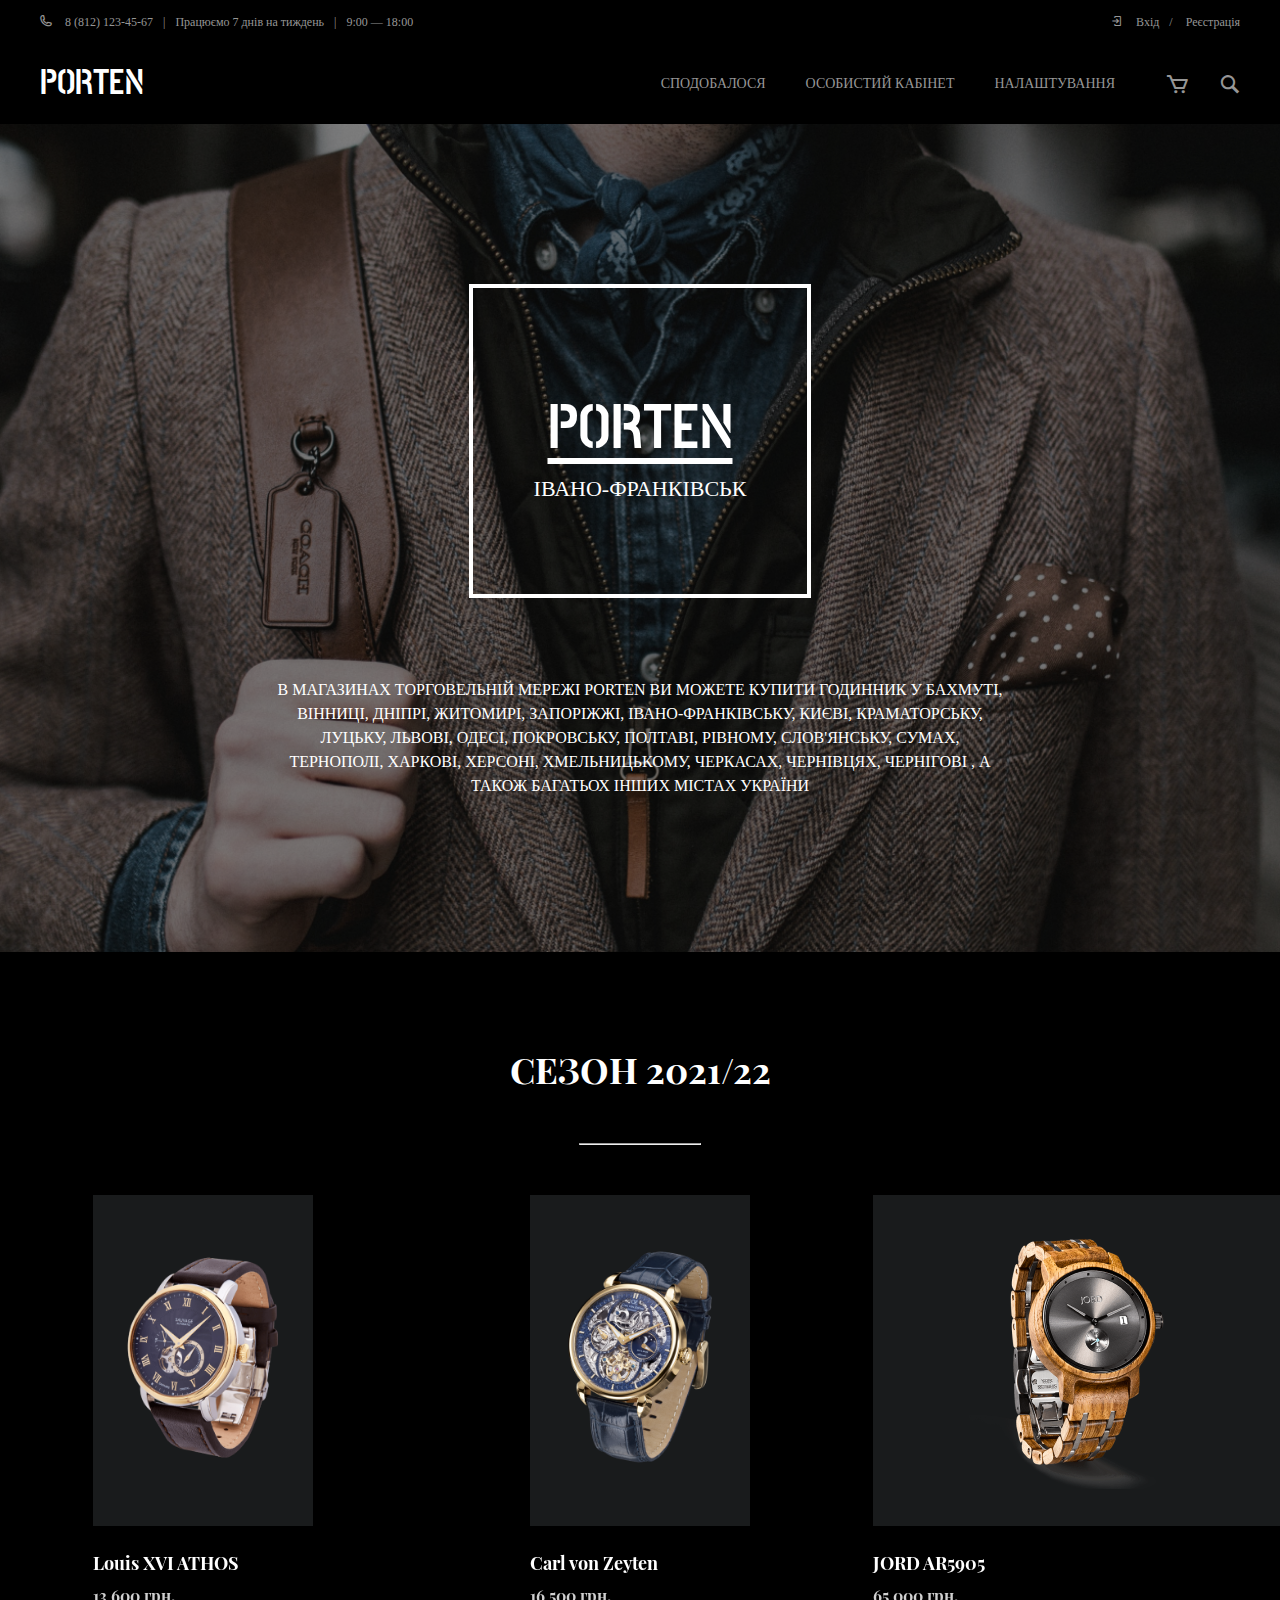
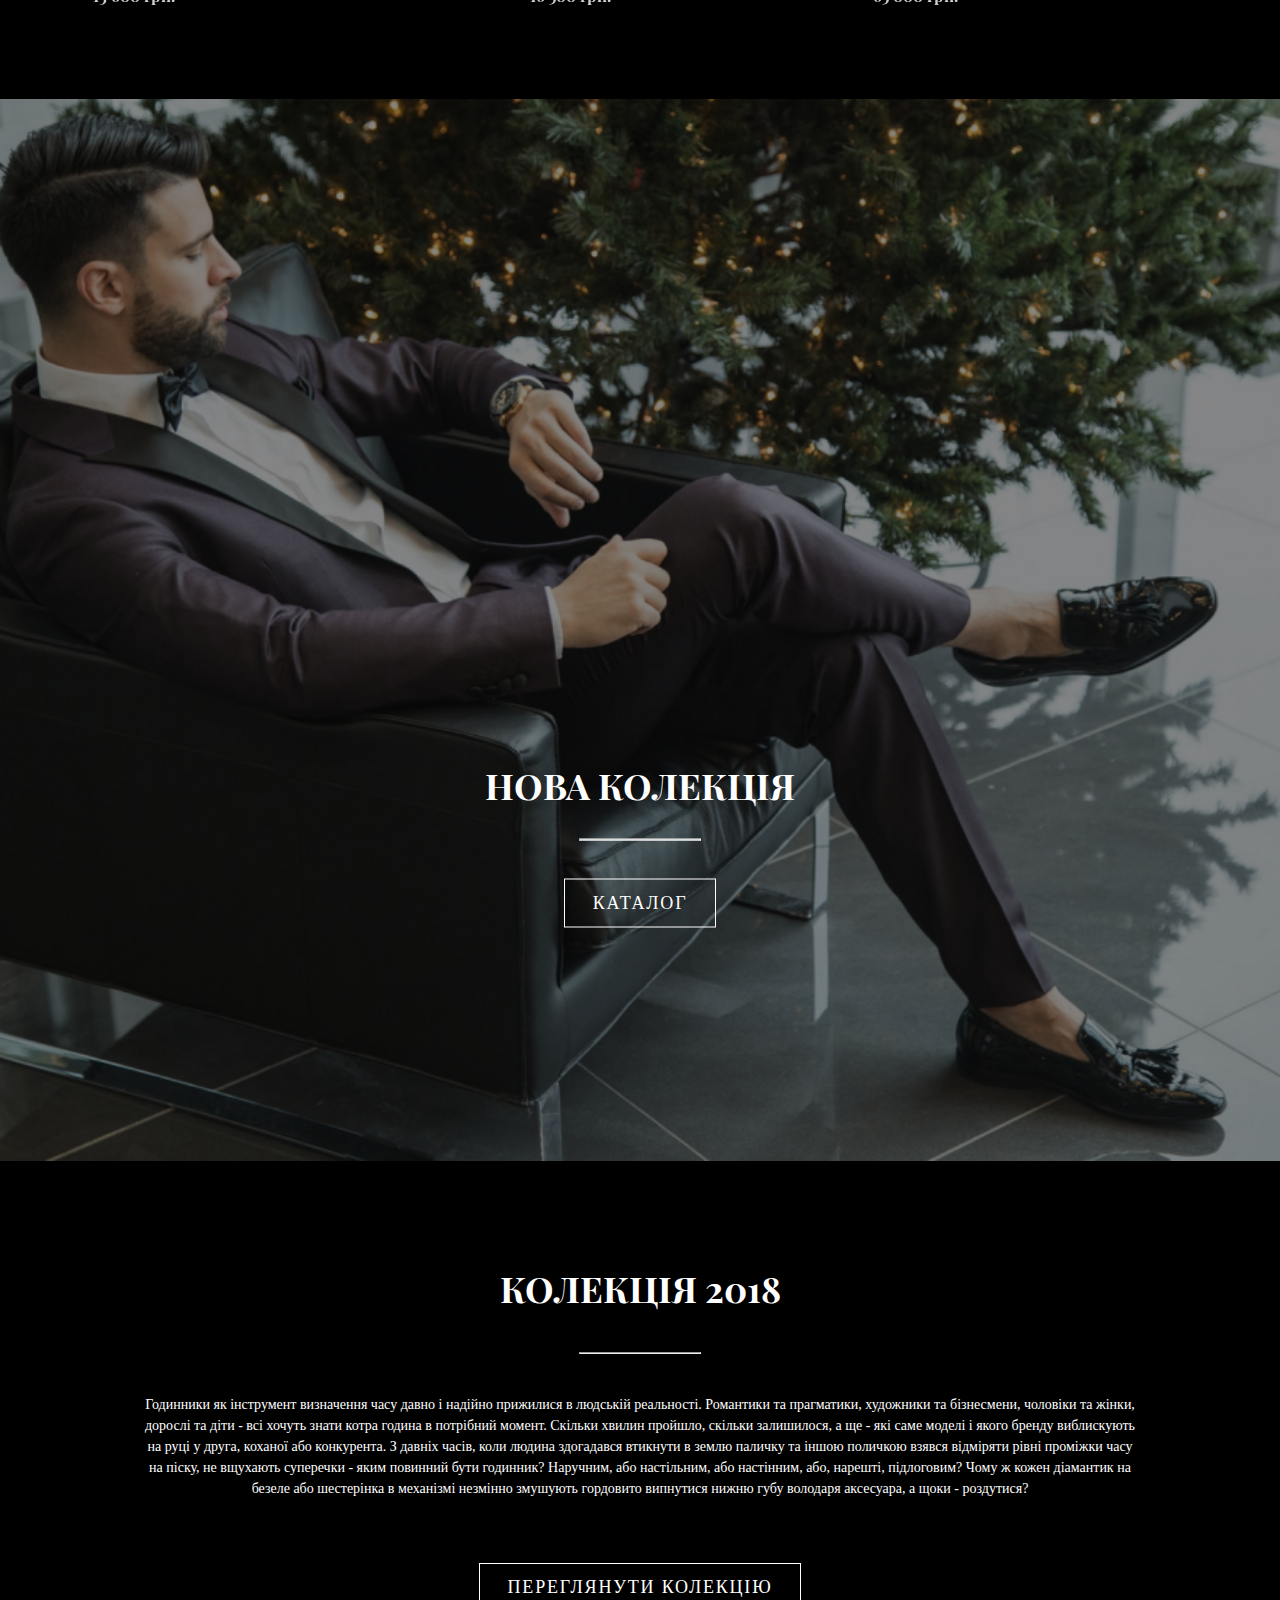
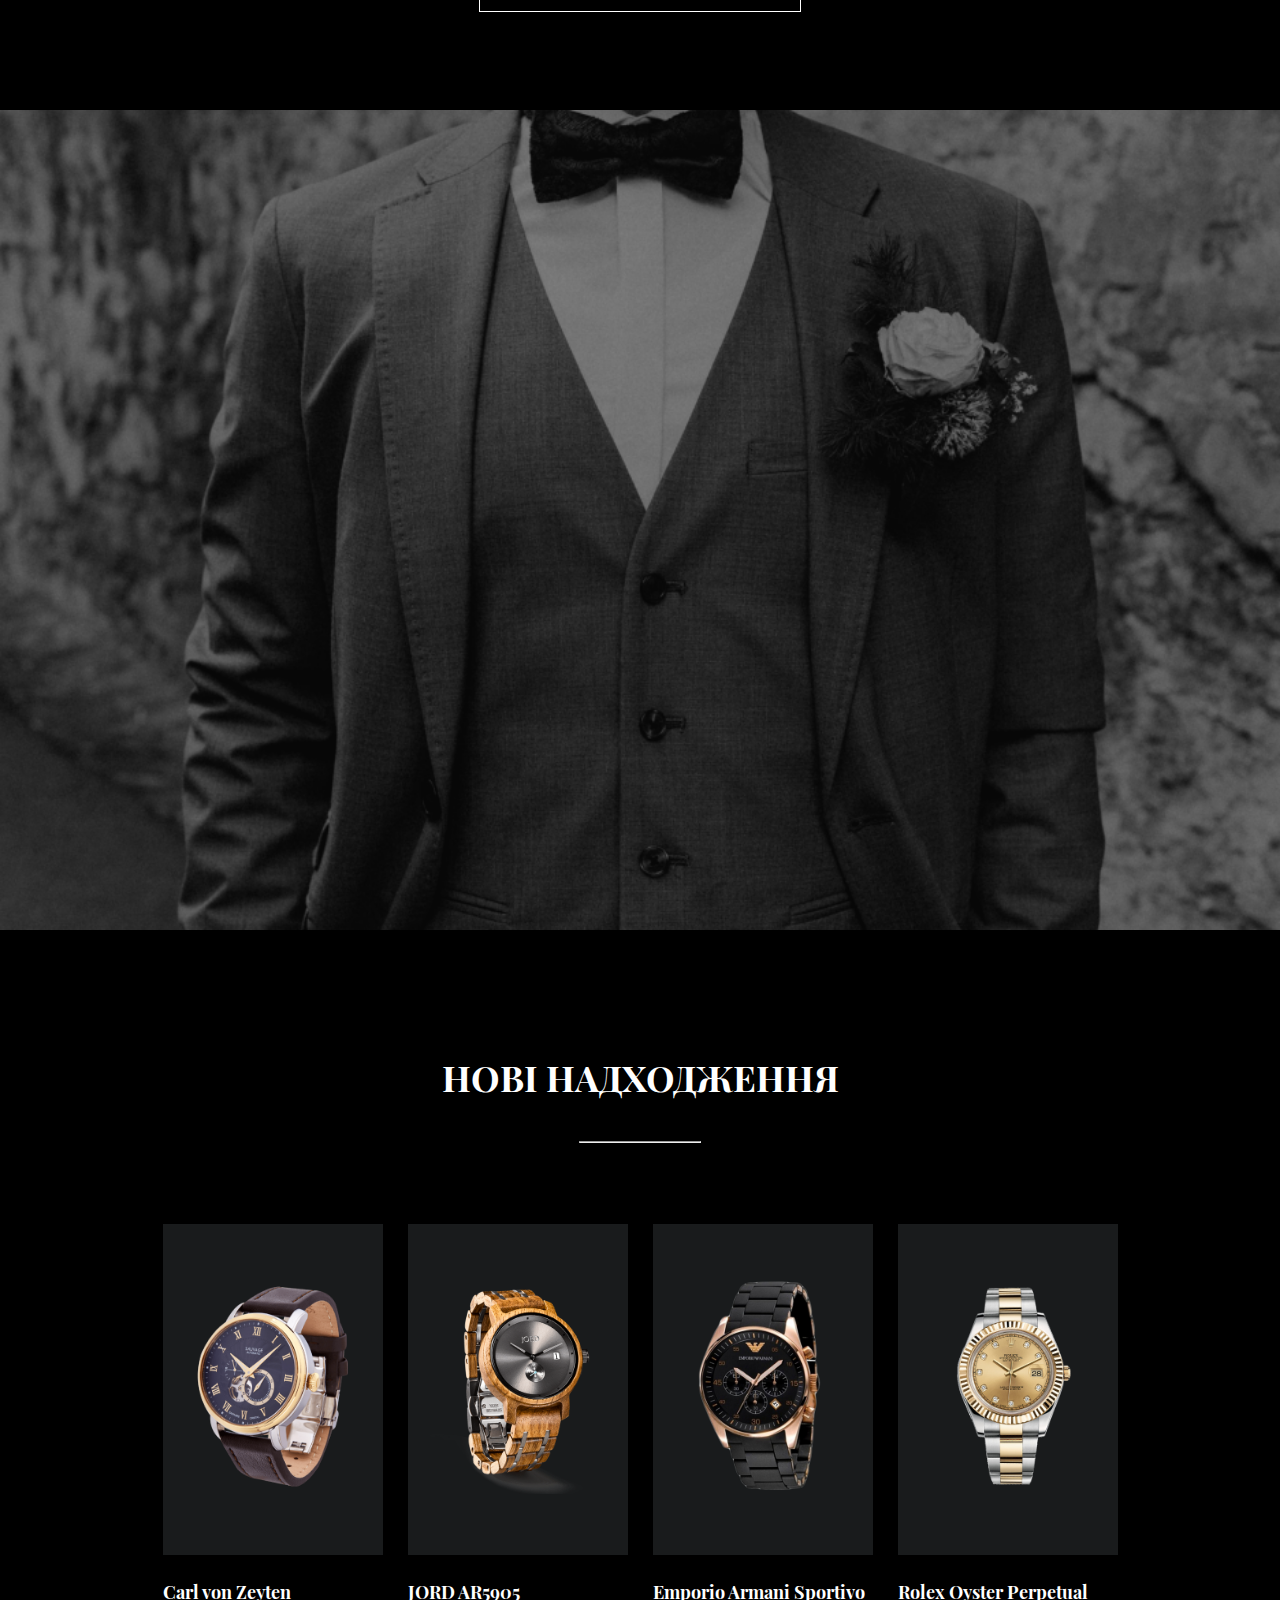
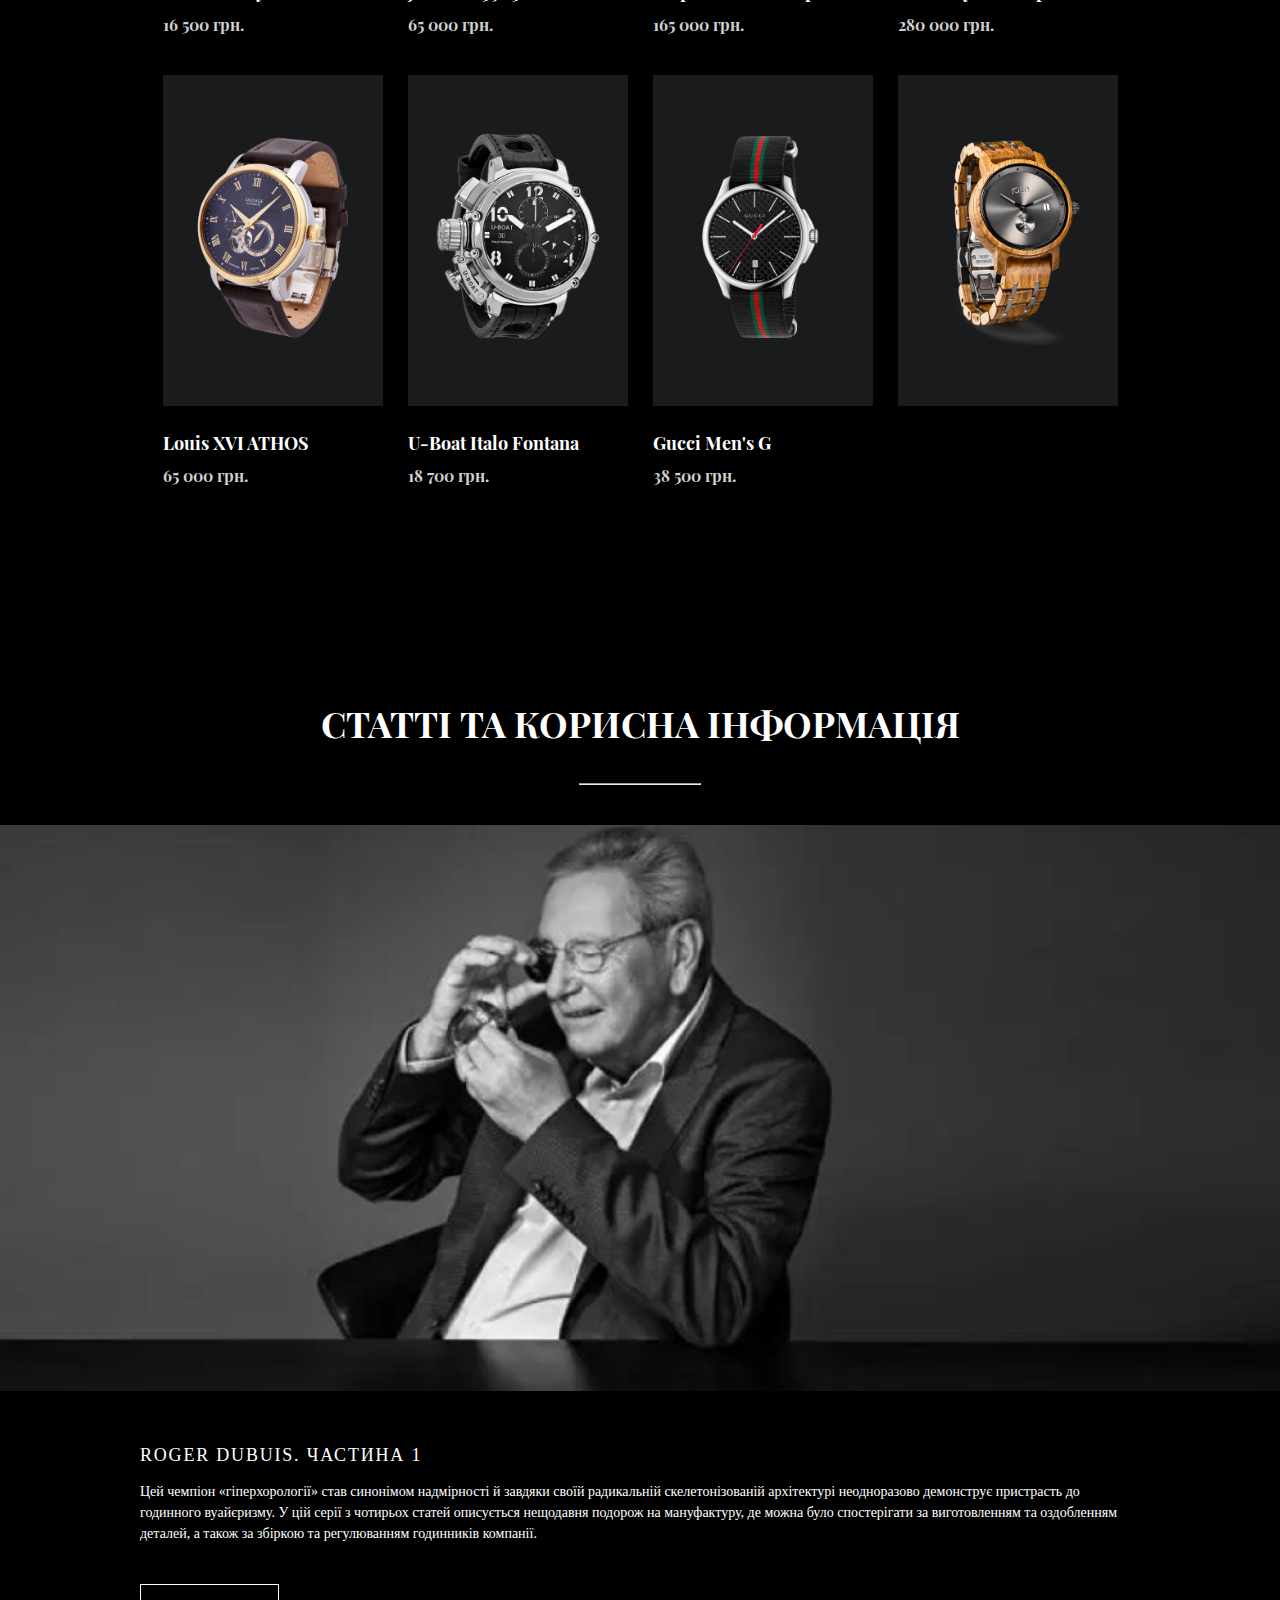
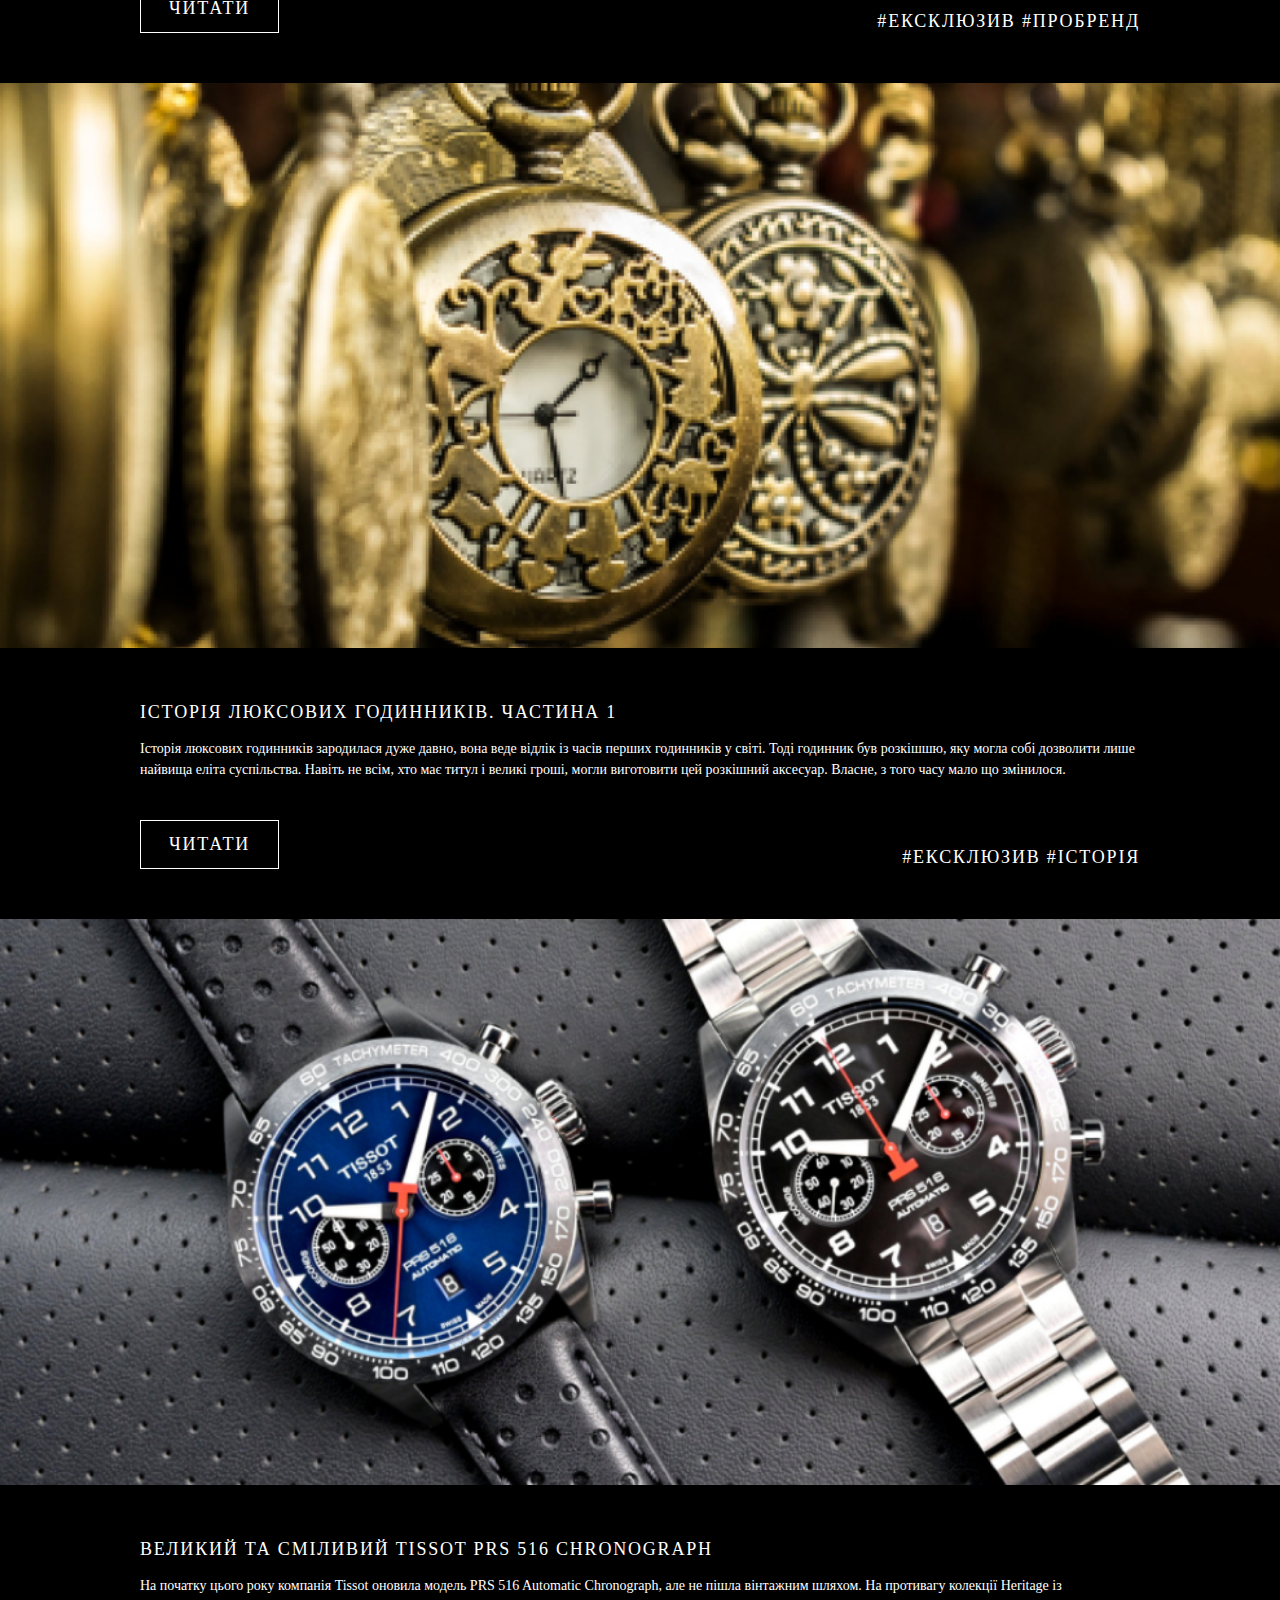
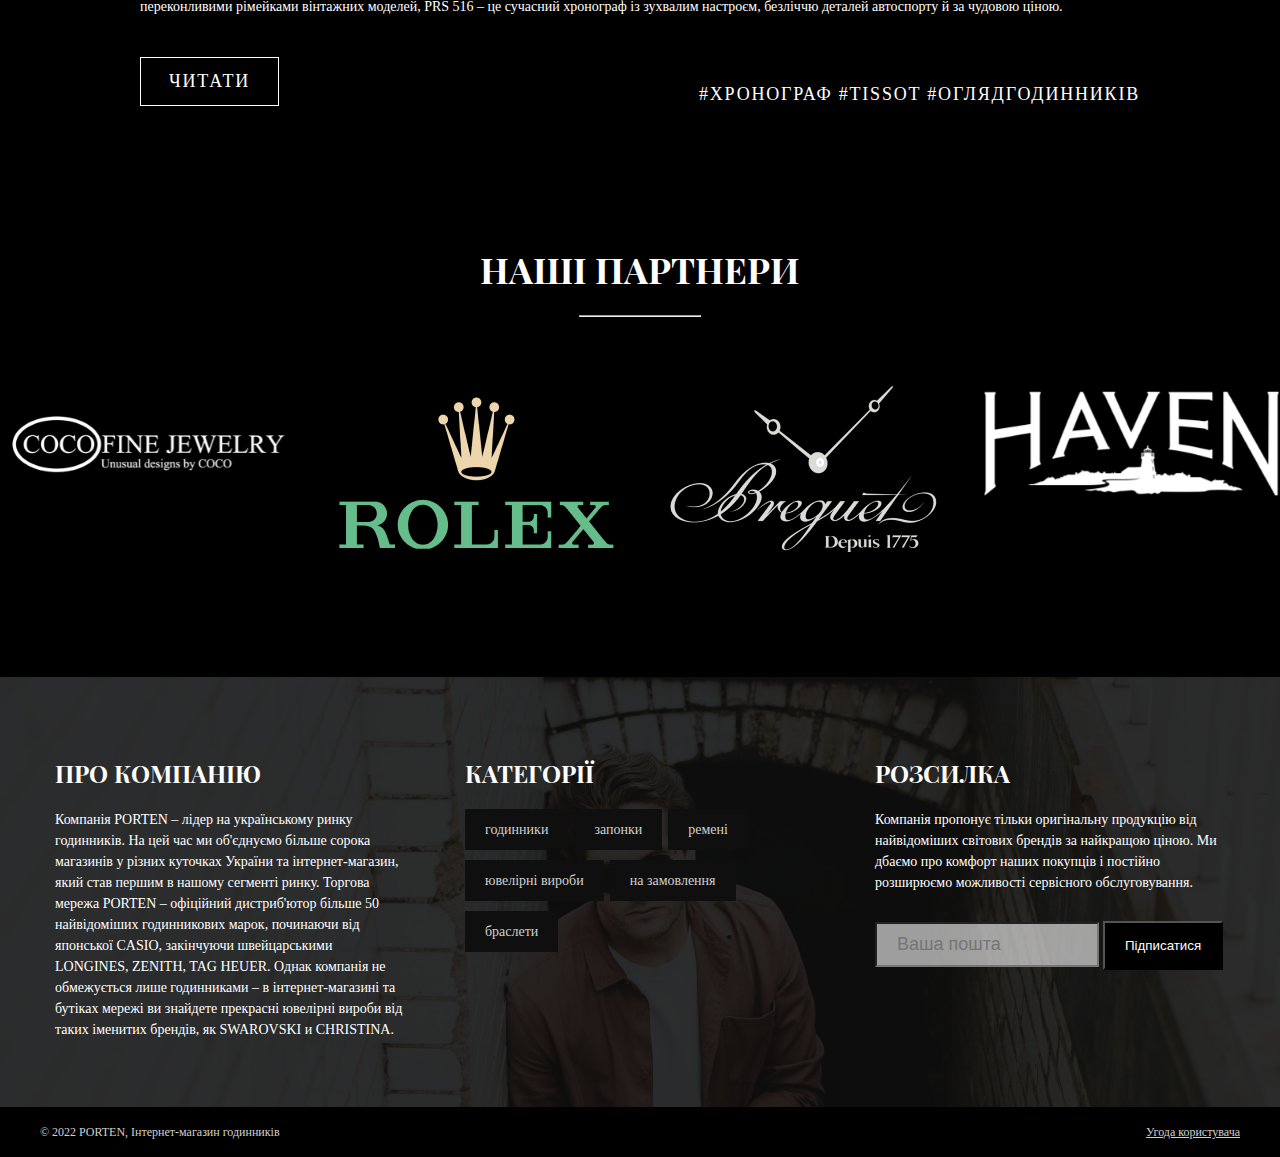
<file: index.html>
<!DOCTYPE html>
<html lang="en">

<head>
    <meta charset="UTF-8">
    <meta http-equiv="X-UA-Compatible" content="IE=edge">
    <meta name="viewport" content="width=device-width, initial-scale=1.0">
    <meta name="viewport" content="width=device-width, initial-scale=1, minimum-scale=1, maximum-scale=1" />
    <link rel="stylesheet" href="./css/resetStyle.css">
    <link rel="stylesheet" href="./css/fonts.css">
    <link rel="stylesheet" href="./css/style.css">
    <link rel="stylesheet" href="https://cdn.jsdelivr.net/npm/swiper/swiper-bundle.min.css" />
    <title>PORTEN</title>
</head>

<body class="body">
    <header class="header">
        <div class="container header__container">
            <div class="top-line container__top-line">
                <div class="top-info top-line__top-info">
                    <a class="top-info__item top-info__item-link" href="tel:8 (812) 123-45-67">
                        <span class="icon-Telephone top-info__icon"></span>
                        8 (812) 123-45-67
                    </a>
                    <p class="top-info__item">Працюємо 7 днів на тиждень</p>
                    <p class="top-info__item">9:00 — 18:00</p>
                </div>
                <div class="top-info top-line__top-info">
                    <a href="" class="top-info__item top-info__item-link top-info__item_border_1">
                        <span class="icon-Log-in top-info__icon"></span>
                        Вхід</a>
                    <p class="top-info__item top-info__item_border_2">
                        <a href="" class=" top-info__item-link">Реєстрація</a>
                    </p>
                </div>
            </div>
            <div class="second-line header__second-line">
                <div class="burger-logo">
                    <a href="" class="logo second-line__logo">PORTEN</a>
                    <div class="burger-menu">
                        <span></span>
                    </div>
                </div>
                <nav class="nav second-line__nav">
                    <ul class="menu nav-menu">
                        <li class="menu__item">
                            <a href="" class="nav__link">Сподобалося</a>
                        </li>
                        <li class="menu__item">
                            <a href="" class="nav__link">Особистий кабінет</a>
                        </li>
                        <li class="menu__item">
                            <a href="" class="nav__link">Налаштування</a>
                        </li>
                    </ul>
                    <a href="" class="nav__Basket nav__link nav__icon">
                        <span class="icon-Basket "></span>
                    </a>
                    <a href="" class="nav__Search nav__link nav__icon">
                        <span class="icon-Search"></span>
                    </a>
                </nav>
            </div>
        </div>
    </header>
    <section class="first-screen">
        <div class="container first-screen__container">
            <div class="heading">
                <h1 class="heading__title">PORTEN</h1>
                <p class="heading__description">ІВАНО-ФРАНКІВСЬК</p>
            </div>
            <p class="container__description">В магазинах Торговельній мережі Porten ви можете купити годинник у
                Бахмуті, Вінниці, Дніпрі,
                Житомирі, Запоріжжі, Івано-Франківську, Києві, Краматорську, Луцьку, Львові, Одесі, Покровську,
                Полтаві, Рівному, Слов'янську, Сумах, Тернополі, Харкові, Херсоні, Хмельницькому, Черкасах,
                Чернівцях, Чернігові , а також багатьох інших містах України</p>
        </div>
    </section>
    <section class="season container-2">
        <div class="new-season">
            <h2 class="season-title new-season__season-title">Сезон <small>2021/22</small></h2>
            <hr class="line new-season__line">
            <div class="season__watch swiper-container">
                <div class="swiper-wrapper">
                    <div class="swiper-slide">
                        <figure class="watch">
                            <div class="background-watch">
                                <img src="./img/Louis_XVI_ATHOS.png" alt="Louis_XVI_ATHOS" class="watch__img">
                            </div>
                            <figcaption>
                                <p class="watch-name">Louis XVI ATHOS</p>
                                <p class="watch-price">13 600 грн.</p>
                            </figcaption>
                        </figure>
                    </div>
                    <div class="swiper-slide">
                        <figure class="watch">
                            <div class="background-watch">
                                <img src="./img/Carl_Von_Zeyten.png" alt="Carl von Zeyten" class="watch__img">
                            </div>
                            <figcaption>
                                <p class="watch-name">Carl von Zeyten</p>
                                <p class="watch-price">16 500 грн.</p>
                            </figcaption>
                        </figure>
                    </div>
                    <div class="swiper-slide">
                        <figure>
                            <div class="background-watch">
                                <img src="./img/JORD_AR5905.png" alt="JORD AR5905" class="watch__img">
                            </div>
                            <figcaption>
                                <p class="watch-name">JORD AR5905</p>
                                <p class="watch-price">65 000 грн.</p>
                            </figcaption>
                        </figure>
                    </div>
                </div>
            </div>
        </div>
        <div class="new-collection">
            <img src="./img/Rectangle 8.png" alt="" class="new-collection__img">
            <div class="new-collection__heading">
                <h2 class="title new-collection__title">НОВА КОЛЕКЦІЯ</h2>
                <hr class="line new-collection__line">
                <a href="" class="button new-collection__button">Каталог</a>
            </div>
        </div>
    </section>
    <section class="season container-2 row-reverse">
        <div class="new-season-text">
            <h2 class="title new-season-text__title">Колекція <small>2018</small></h2>
            <hr class="line new-season-text__line">
            <p class="description new-season-text__description">Годинники як інструмент визначення часу давно і
                надійно прижилися в людській реальності.
                Романтики та прагматики, художники та бізнесмени, чоловіки та жінки, дорослі та діти - всі
                хочуть знати котра година в потрібний момент. Скільки хвилин пройшло, скільки залишилося, а ще -
                які саме моделі і якого бренду виблискують на руці у друга, коханої або конкурента. З давніх
                часів, коли людина здогадався втикнути в землю паличку та іншою поличкою взявся відміряти рівні
                проміжки часу на піску, не вщухають суперечки - яким повинний бути годинник? Наручним, або
                настільним, або настінним, або, нарешті, підлоговим? Чому ж кожен діамантик на безеле або
                шестерінка в механізмі незмінно змушують гордовито випнутися нижню губу володаря аксесуара, а
                щоки - роздутися?</p>
            <a href="" class="button new-season-text__button">Переглянути колекцію</a>
        </div>
        <div class="new-collection">
            <img src="./img/Rectangle 9.png" alt="" class="new-collection__img">
        </div>
    </section>
    <section class="new-goods">
        <div class="container new-goods-container">
            <h2 class="title new-goods__title">Нові надходження</h2>
            <hr class="line new-goods__line">
            <div class="watchs">
                <figure class="watch">
                    <div class="background-watch">
                        <img src="./img/Louis_XVI_ATHOS.png" alt="Carl von Zeyten" class="watch__img">
                    </div>
                    <figcaption>
                        <p class="watch-name">Carl von Zeyten</p>
                        <p class="watch-price">16 500 грн.</p>
                    </figcaption>
                </figure>
                <figure class="watch">
                    <div class="background-watch">
                        <img src="./img/JORD_AR5905.png" alt="JORD AR5905" class="watch__img">
                    </div>
                    <figcaption>
                        <p class="watch-name">JORD AR5905</p>
                        <p class="watch-price">65 000 грн.</p>
                    </figcaption>
                </figure>
                <figure class="watch">
                    <div class="background-watch">
                        <img src="./img/Emporio_Armani_Sportivo .png" alt="Emporio Armani Sportivo" class="watch__img">
                    </div>
                    <figcaption>
                        <p class="watch-name">Emporio Armani Sportivo</p>
                        <p class="watch-price">165 000 грн.</p>
                    </figcaption>
                </figure>
                <figure class="watch">
                    <div class="background-watch">
                        <img src="./img/Rolex_Oyster_Perpetual.png" alt="Rolex Oyster Perpetual" class="watch__img">
                    </div>
                    <figcaption>
                        <p class="watch-name">Rolex Oyster Perpetual</p>
                        <p class="watch-price">280 000 грн.</p>
                    </figcaption>
                </figure>
                <figure class="watch">
                    <div class="background-watch">
                        <img src="./img/Louis_XVI_ATHOS.png" alt="Louis_XVI_ATHOS" class="watch__img">
                    </div>
                    <figcaption>
                        <p class="watch-name">Louis XVI ATHOS</p>
                        <p class="watch-price">65 000 грн.</p>
                    </figcaption>
                </figure>
                <figure class="watch">
                    <div class="background-watch">
                        <img src="./img/U-Boat_Italo_Fontana.png" alt="U-Boat Italo Fontana" class="watch__img">
                    </div>
                    <figcaption>
                        <p class="watch-name">U-Boat Italo Fontana</p>
                        <p class="watch-price">18 700 грн.</p>
                    </figcaption>
                </figure>
                <figure class="watch">
                    <div class="background-watch">
                        <img src="./img/Gucci_Men's_G.png" alt="Gucci Men's G" class="watch__img">
                    </div>
                    <figcaption>
                        <p class="watch-name">Gucci Men's G</p>
                        <p class="watch-price">38 500 грн.</p>
                    </figcaption>
                </figure>
                <figure class="watch last-watch">
                    <div class="background-watch">
                        <img src="./img/JORD_AR5905.png" alt="All" class="watch__img">
                    </div>
                </figure>
            </div>
            <div class="watchs-list swiper-container">
                <div class="swiper-wrapper">
                    <div class="swiper-slide">
                        <figure class="watch">
                            <div class="background-watch">
                                <img src="./img/Louis_XVI_ATHOS.png" alt="Carl von Zeyten" class="watch__img">
                            </div>
                            <figcaption>
                                <p class="watch-name">Carl von Zeyten</p>
                                <p class="watch-price">16 500 грн.</p>
                            </figcaption>
                        </figure>
                    </div>
                    <div class="swiper-slide">
                        <figure class="watch">
                            <div class="background-watch">
                                <img src="./img/JORD_AR5905.png" alt="JORD AR5905" class="watch__img">
                            </div>
                            <figcaption>
                                <p class="watch-name">JORD AR5905</p>
                                <p class="watch-price">65 000 грн.</p>
                            </figcaption>
                        </figure>
                    </div>
                    <div class="swiper-slide">
                        <figure class="watch">
                            <div class="background-watch">
                                <img src="./img/Emporio_Armani_Sportivo .png" alt="Emporio Armani Sportivo"
                                    class="watch__img">
                            </div>
                            <figcaption>
                                <p class="watch-name">Emporio Armani Sportivo</p>
                                <p class="watch-price">165 000 грн.</p>
                            </figcaption>
                        </figure>
                    </div>
                    <div class="swiper-slide">
                        <figure class="watch">
                            <div class="background-watch">
                                <img src="./img/Rolex_Oyster_Perpetual.png" alt="Rolex Oyster Perpetual"
                                    class="watch__img">
                            </div>
                            <figcaption>
                                <p class="watch-name">Rolex Oyster Perpetual</p>
                                <p class="watch-price">280 000 грн.</p>
                            </figcaption>
                        </figure>
                    </div>
                    <div class="swiper-slide">
                        <figure class="watch">
                            <div class="background-watch">
                                <img src="./img/Louis_XVI_ATHOS.png" alt="Louis_XVI_ATHOS" class="watch__img">
                            </div>
                            <figcaption>
                                <p class="watch-name">Louis XVI ATHOS</p>
                                <p class="watch-price">65 000 грн.</p>
                            </figcaption>
                        </figure>
                    </div>
                    <div class="swiper-slide">
                        <figure class="watch">
                            <div class="background-watch">
                                <img src="./img/U-Boat_Italo_Fontana.png" alt="U-Boat Italo Fontana" class="watch__img">
                            </div>
                            <figcaption>
                                <p class="watch-name">U-Boat Italo Fontana</p>
                                <p class="watch-price">18 700 грн.</p>
                            </figcaption>
                        </figure>
                    </div>
                    <div class="swiper-slide">
                        <figure class="watch">
                            <div class="background-watch">
                                <img src="./img/Gucci_Men's_G.png" alt="Gucci Men's G" class="watch__img">
                            </div>
                            <figcaption>
                                <p class="watch-name">Gucci Men's G</p>
                                <p class="watch-price">38 500 грн.</p>
                            </figcaption>
                        </figure>
                    </div>
                    <div class="swiper-slide">
                        <figure class="watch last-watch">
                            <div class="background-watch">
                                <img src="./img/JORD_AR5905.png" alt="All" class="watch__img">
                            </div>
                        </figure>
                    </div>
                </div>
            </div>
    </section>
    <section class="articles container-2">
        <h2 class="title articles__title">Статті та корисна інформація</h2>
        <hr class="line articles__line">
        <ul class="list-articles articles__list-articles">
            <li class="item-articles list-articles__item-articles">
                <div class="articles-image">
                    <img class="articles-img" src="./img/image 1.png" alt="ROGER DUBUIS">
                </div>
                <div class="articles-description">
                    <h3 class="articles-description__heading">ROGER DUBUIS. ЧАСТИНА 1</h3>
                    <p class="text-articles articles-description__text-articles">Цей чемпіон «гіперхорології» став
                        синонімом надмірності й завдяки своїй радикальній
                        скелетонізованій архітектурі неодноразово демонструє пристрасть до годинного вуайєризму. У
                        цій серії з чотирьох статей описується нещодавня подорож на мануфактуру, де можна було
                        спостерігати за виготовленням та оздобленням деталей, а також за збіркою та регулюванням
                        годинників компанії.</p>
                    <div class="teg-button articles-description__teg-button">
                        <a class="button" href="">читати</a>
                        <p class="teg-articles">#ЕКСКЛЮЗИВ #ПРОБРЕНД</p>
                    </div>
                </div>
            </li>
            <li class="item-articles list-articles__item-articles">
                <div class="articles-image">
                    <img class="articles-img" src="./img/image 2.png" alt="ROGER DUBUIS">
                </div>
                <div class="articles-description">
                    <h3 class="articles-description__heading">ІСТОРІЯ ЛЮКСОВИХ ГОДИННИКІВ. ЧАСТИНА 1</h3>
                    <p class="text-articles articles-description__text-articles">Історія люксових годинників
                        зародилася дуже давно, вона веде відлік із часів перших годинників у світі. Тоді годинник
                        був розкішшю, яку могла собі дозволити лише найвища еліта суспільства. Навіть не всім, хто
                        має титул і великі гроші, могли виготовити цей розкішний аксесуар. Власне, з того часу мало
                        що змінилося.</p>
                    <div class="teg-button articles-description__teg-button">
                        <a class="button" href="">читати</a>
                        <p class="teg-articles">#ЕКСКЛЮЗИВ #IСТОРIЯ</p>
                    </div>
                </div>
            </li>
            <li class="item-articles list-articles__item-articles">
                <div class="articles-image">
                    <img class="articles-img" src="./img/image 3.png" alt="ROGER DUBUIS">
                </div>
                <div class="articles-description">
                    <h3 class="articles-description__heading">ВЕЛИКИЙ ТА СМІЛИВИЙ TISSOT PRS 516 CHRONOGRAPH</h3>
                    <p class="text-articles articles-description__text-articles">На початку цього року компанія
                        Tissot оновила модель PRS 516 Automatic Chronograph, але не пішла вінтажним шляхом. На
                        противагу колекції Heritage із переконливими рімейками вінтажних моделей, PRS 516 – це
                        сучасний хронограф із зухвалим настроєм, безліччю деталей автоспорту й за чудовою ціною.</p>
                    <div class="teg-button articles-description__teg-button">
                        <a class="button" href="">читати</a>
                        <p class="teg-articles">#ХРОНОГРАФ #TISSOT #ОГЛЯДГОДИННИКIВ</p>
                    </div>
                </div>
            </li>
        </ul>
    </section>
    <section class="our-brands container-2">
        <h2 class="title our-brands__title">Наші партнери</h2>
        <hr class="line our-brands__line">
        <div class="our-partners swiper-container">
            <div class="swiper-wrapper">
                <div class="swiper-slide">
                    <img class="our-partners-img" src="./img/partner1.png" alt="">
                </div>
                <div class="swiper-slide">
                    <img class="our-partners-img" src="./img/partner2.png" alt="">
                </div>
                <div class="swiper-slide">
                    <img class="our-partners-img" src="./img/partner3.png" alt="">
                </div>
                <div class="swiper-slide">
                    <img class="our-partners-img" src="./img/partner4.png" alt="">
                </div>
            </div>
        </div>
    </section>
    <footer class="footer">
        <ul class="list-info-footer footer__list-info-footer container">
            <li class="list-info-footer__item">
                <h3 class="list-info-footer__heading">про компанію</h3>
                <p class="list-info-footer__description">Компанія PORTEN – лідер на українському ринку годинників. На
                    цей час ми об'єднуємо більше сорока магазинів у різних куточках України та інтернет-магазин, який
                    став першим в нашому сегменті ринку. Торгова мережа PORTEN – офіційний дистриб'ютор більше 50
                    найвідоміших годинникових марок, починаючи від японської CASIO, закінчуючи швейцарськими LONGINES,
                    ZENITH, TAG HEUER. Однак компанія не обмежується лише годинниками – в інтернет-магазині та бутіках
                    мережі ви знайдете прекрасні ювелірні вироби від таких іменитих брендів, як SWAROVSKI и CHRISTINA.
                </p>
            </li>
            <li class="list-info-footer__item">
                <h3 class="list-info-footer__heading">Категорії</h3>
                <ul class="list-category">
                    <li class="list-category__item">
                        <a class="button-2 list-category__link" href="">годинники</a>
                    </li>
                    <li class="list-category__item">
                        <a class="button-2 list-category__link" href="">запонки</a>
                    </li>
                    <li class="list-category__item">
                        <a class="button-2 list-category__link" href="">ремені</a>
                    </li>
                    <li class="list-category__item">
                        <a class="button-2 list-category__link" href="">ювелірні вироби</a>
                    </li>
                    <li class="list-category__item">
                        <a class="button-2 list-category__link" href="">на замовлення</a>
                    </li>
                    <li class="list-category__item">
                        <a class="button-2 list-category__link" href="">браслети</a>
                    </li>
                </ul>
            </li>
            <li class="list-info-footer__item">
                <h3 class="list-info-footer__heading">розсилка</h3>
                <p class="list-info-footer__description">Компанія пропонує тільки оригінальну продукцію від найвідоміших
                    світових брендів за найкращою ціною. Ми дбаємо про комфорт наших покупців і постійно розширюємо
                    можливості сервісного обслуговування.
                </p>
                <form action="">
                    <input class="input-email" placeholder="Ваша пошта" type="email" id="email">
                    <input type="submit" value="Підписатися" class="button-3"></input>
                </form>
            </li>
        </ul>
    </footer>
    <div class="last-line container">
        <p class="last-line__text">© 2022 PORTEN, Інтернет-магазин годинників</p>
        <a class="last-line__text underline" href="">Угода користувача</a>
    </div>
    <script src="https://cdn.jsdelivr.net/npm/swiper/swiper-bundle.min.js"></script>
    <script src="./js/script.js"></script>

</body>

</html>
</file>
<file: css/fonts.css>
@font-face {
    font-family: 'icomoon';
    src: url('../fonts/icomoon.eot?7m2u3x');
    src: url('../fonts/icomoon.eot?7m2u3x#iefix') format('embedded-opentype'),
        url('../fonts/icomoon.ttf?7m2u3x') format('truetype'),
        url('../fonts/icomoon.woff?7m2u3x') format('woff'),
        url('../fonts/icomoon.svg?7m2u3x#icomoon') format('svg');
    font-weight: normal;
    font-style: normal;
    font-display: block;
}

@font-face {
    font-family: 'Post No Bills Jaffna SemiBold';
    src: url(../fonts/PostNoBillsJaffna-Bold.ttf);
}

@font-face {
    font-family: 'PT-Sans';
    src: url(../fonts/PT_Sans-Web-Regular.ttf);
}

@font-face {
    font-family: 'Playfair Display';
    src: url(../fonts/PlayfairDisplay-Bold.ttf);
}
</file>
<file: css/style.css>
/* Icons */
[class^="icon-"],
[class*=" icon-"] {
    font-family: 'icomoon' !important;
    speak: never;
    font-style: normal;
    font-weight: normal;
    font-variant: normal;
    text-transform: none;
    line-height: 1;
}

.icon-Log-in:before {
    content: "\e903";
}

.icon-Basket:before {
    content: "\e900";
}

.icon-Search:before {
    content: "\e901";
}

.icon-Telephone:before {
    content: "\e902";
}

/* All */
.body {
    height: 100%;
    background-color: #000000;
    color: #FFFFFF;
}

.lock{
    overflow: hidden;
}

.container,
.container-2 {
    max-width: 1920px;
    margin-left: auto;
    margin-right: auto;

}

.container {
    max-width: 1200px;
    padding-left: 15px;
    padding-right: 15px;
}

.top-info__item,
.top-info__item-link,
.nav__link {
    font-family: 'PT Sans';
    font-style: normal;
    font-weight: 400;
    color: #969696;
}

.top-info__item-link:hover,
.nav__link:hover,
.logo,
.button {
    color: #FFFFFF;
}

.logo,
.heading__title {
    font-family: 'Post No Bills Jaffna SemiBold';
    font-style: normal;
    font-weight: 700;
}

.season-title {
    font-family: 'Playfair Display';
    font-style: normal;
    font-weight: 700;
    font-size: 36px;
    line-height: 48px;
    text-align: center;
    text-transform: uppercase;
}

.line {
    display: block;
    max-width: 120px;
    background: #FFFFFF;
}

.watch-name,
.watch-price {
    font-family: 'Playfair Display';
    font-style: normal;
    font-weight: 400;
    font-size: 18px;
    line-height: 24px;
}

.watch-price {
    font-weight: 700;
    font-size: 16px;
    line-height: 21px;
    color: #D0D0D0;
}

.title {
    font-family: 'Playfair Display';
    font-style: normal;
    font-weight: 700;
    font-size: 36px;
    line-height: 48px;
    text-align: center;
    text-transform: uppercase;
}

.button {
    display: inline-block;
    padding: 12px 28px;
    border: solid 1px;
    width: fit-content;
    font-family: 'PT Sans';
    font-style: normal;
    font-weight: 400;
    font-size: 18px;
    line-height: 23px;
    text-align: center;
    letter-spacing: 0.1em;
    text-transform: uppercase;
}

.description {
    font-family: 'PT Sans';
    font-style: normal;
    font-weight: 400;
    font-size: 14px;
    line-height: 150%;
}

/* Top-line */

.top-line,
.top-info {
    display: flex;
    justify-content: space-between;
}

.container__top-line {
    padding-top: 14px;
    padding-bottom: 14px;
    font-size: 12px;
    line-height: 16px;
}

.top-info__item {
    position: relative;
}

.top-info__icon {
    margin-right: 10px;
}

.top-info__item:not(:first-child)::before {
    content: '|';
    position: relative;
    top: 0;
    left: 0;
    padding: 10px;
}

.top-info__item_border_2:not(:first-child)::before {
    content: '/';
}

/* Second-line */

.nav,
.second-line,
.menu {
    display: flex;
    justify-content: space-between;
    align-items: center;
}

.nav__link {
    font-size: 14px;
    line-height: 18px;
    text-transform: uppercase;
}

.menu__item {
    padding: 31px 20px;
}

.menu__item:hover,
.menu__item:hover>.nav__link {
    background: #1F1F1F;
    color: #FFFFFF;
    cursor: pointer;
}

.nav__icon {
    margin-left: 30px;
    font-size: 25px;
}

.nav__Search {
    font-size: 20px;
}

.burger-menu {
    display: none;
}

.logo {
    font-size: 36px;
    line-height: 54px;
    z-index: 5;
}

/* First-screen */

.first-screen {
    padding-top: 160px;
    padding-bottom: 154px;
    background: url(../img/first-screen-img.png) center;
    background-size: cover;
    color: #FFFFFF;
    text-align: center;
    text-transform: uppercase;
}

.heading {
    width: fit-content;
    padding: 94px 61px;
    margin-left: auto;
    margin-right: auto;
    border: solid 4px;
    font-size: 22px;
}

.heading__title {
    position: relative;
    font-size: 64px;
    line-height: 96px;
    text-decoration: underline;
    text-underline-offset: 2px 15%;
    text-underline-offset: 15%;
}

.container__description {
    margin: 80px auto 0 auto;
    max-width: 730px;
    line-height: 150%;
    font-size: 16px;
}

/* Season */

.season {
    justify-content: space-between;
    display: flex;
}

.new-season {
    padding-top: 93px;
    padding-bottom: 93px;
    min-width: 0;
}

.new-season__line,
.season__watch {
    margin-top: 50px;
}

.watch-name {
    margin-top: 25px;
}

.watch-price {
    margin-top: 10px;
}

.watch__img{
    max-width: 100%;
    max-height: 100%;
    object-fit: cover;
}

.watch{
    width: 220px;
    margin-left: auto;
    margin-right: auto;
}

.background-watch{
    background: #191B1C;
    padding: 27px 22px 34px 22px;
    display: flex;
    height: 270px;
    align-items: center;
    justify-content: center;
}

.new-collection {
    position: relative;
    text-align: center;
    flex-flow: column;
}

.new-collection__heading {
    position: absolute;
    top: 70%;
    left: 50%;
    transform: translate(-50%, -50%);
}

.new-collection__line {
    margin-top: 30px;
}

.new-collection__button {
    margin-top: 30px;
}



/* Slider */

.swiper-container {
    overflow: hidden;
}

.swiper-slide {
    font-size: 18px;
    height: 100px;
    width: 100%;
    display: flex;
    justify-content: center;
    align-items: center;
}

/* Season-2 */

.row-reverse{
    flex-direction: row-reverse;
}

.new-season-text {
    text-align: center;
}

.new-season-text__line{
    margin-top: 40px;
}

.new-season-text{
    max-width: 628px;
    padding-top: 100px;
    padding-bottom: 98px;
    margin-left: auto;
    margin-right: auto;
}

.description{
    margin-top: 40px;
    max-width: 700px;
}

.new-season-text__button{
    margin-top: 64px;
}

/* New-gods */

.new-goods{
    padding-top: 120px;
    padding-bottom: 150px;
}

.new-goods__line{
    margin-top: 40px;
    margin-bottom: 81px;
}

.watchs{
    display: grid;
    grid-template-columns: 240px 240px 240px 240px;
    grid-template-rows: 1fr;
    grid-column-gap: 5px;
    grid-row-gap: 40px;
    margin-left: auto;
    margin-right: auto;
    justify-content: center;
}

.watchs-list{
    display: none;
}

/* Articles */

.articles__title {
    margin-top: 63px;
}

.articles-description__text-articles {
    margin-top: 14px;
}

.articles-description__teg-button {
    margin-top: 40px;
}

.articles__list-articles {
    margin-top: 40px;
}

.articles__line {
    margin-top: 36px;
}

.item-articles {
    display: flex;
    justify-content: start;
    padding-top: 15px;
    padding-bottom: 15px;
}

.articles-description {
    margin-left: 145px;
    left: auto;
    right: auto;
    max-width: 610px;
    padding-top: 53px;
    padding-bottom: 175px;
}

.articles-description__heading,
.text-articles,
.teg-articles {
    font-family: 'PT Sans';
    font-style: normal;
    font-weight: 400;
}

.articles-description__heading,
.teg-articles {
    font-size: 18px;
    line-height: 23px;
    letter-spacing: 0.1em;
    text-transform: uppercase;
}

.text-articles {
    font-size: 14px;
    line-height: 150%;
    margin-top: 14px;
}

.teg-button {
    display: flex;
    justify-content: space-between;
    align-items: flex-end;
}

.articles-image {
    flex: 0 0 50%;
    position: relative;
}

.articles-img {
    width: 100%;
    height: 100%;
    object-fit: cover;
}

/* Our-brands */
.our-brands__line {
    margin-top: 22px;
}

.our-partners {
    margin-top: 66px;
}

.our-brands {
    padding-top: 89px;
    padding-bottom: 106px;
}

.list-partners {
    display: flex;
    justify-content: center;
    align-items: center;
}

.list-partners__item {
    padding: 0 15px;
}

/* Footer */
.button-2,
.last-line__text,
.list-info-footer__description {
    font-family: 'PT Sans';
    font-style: normal;
    font-weight: 400;

}

.list-info-footer__description,
.button-2 {
    font-size: 14px;
    line-height: 150%;
}

.footer {
    background: url(../img/footer_background.png) center;
    background-size: cover;
    padding-top: 80px;
    padding-bottom: 67px;
}

.list-info-footer {
    display: flex;
    justify-content: space-between;
}

.list-info-footer__item {
    max-width: 350px;
    margin: 0 15px;
}

.list-info-footer__heading {
    font-family: 'Playfair Display';
    font-style: normal;
    font-weight: 400;
    font-size: 24px;
    line-height: 32px;
    text-transform: uppercase;
    margin-bottom: 20px;
}

.button-2 {
    display: inline-block;
    padding: 10px 20px;
    color: #D0D0D0;
}

.list-category {
    max-width: 350px;
    display: flex;
    flex-wrap: wrap;
    align-content: space-between;
}

.list-category__item {
    display: block;
    background: #0F0F0F;
    margin-right: 6px;
    margin-bottom: 10px;
}

.input-email {
    background: rgba(255, 255, 255, 0.6);
    color: rgb(255, 255, 255, 0.3);
    font-size: 18px;
    max-width: 180px;
    padding: 10px 20px;
    margin-top: 29px;
}

.last-line {
    display: flex;
    justify-content: space-between;
    padding-top: 17px;
    padding-bottom: 17px;
}

/* Last-line */
.last-line__text {
    font-size: 12px;
    line-height: 16px;
    color: #D0D0D0;
}

.underline {
    text-decoration: underline;
}

.our-partners {
    text-align: center;
}

.our-partners-img {
    max-width: 100%;
}

.button-3{
    padding: 15px 20px;
    background-color: #000000;
    color: #FFFFFF;
    cursor: pointer;
}

@media screen and (max-width: 1600px){
    .season{
        display: block;
    }

    .new-collection__img{
        width: 100%;
        height: 100%;
         object-fit:contain;
    }

    .articles{
        display: block;
    }

    .item-articles{
        display: contents;
        align-items: center;
    }

    .articles-description{
        margin-left: auto;
        margin-right: auto;
    }

    .new-season-text__description{
        margin-left: auto;
        margin-right: auto;
    }

    .articles-description{
        padding: 50px 10px;
        max-width: 1000px;
    }

    .new-season-text__description{
        max-width: 1000px;
    }

    .new-season-text{
        max-width: 1200px;
    }

}

@media screen and (max-width: 1143px){
    .list-info-footer{
        display: block;
    }
    .list-info-footer__item{
        margin-left: auto;
        margin-right: auto;
    }

    .list-info-footer__item{
        max-width: 700px;
    }

    .list-info-footer__heading{
        margin-top: 30px;
    }

    .watchs{
        grid-template-columns: 1fr 1fr 1fr;
    }

    .teg-articles{
        margin-left: 10px;
    }
    
}

@media screen and (max-width: 843px){
    .new-season-text__description{
        padding: 10px;
    }

    .burger-menu{
        z-index: 5;
        display: block;
        position: relative;
        width: 30px;
        height: 18px;
        cursor: pointer;
        margin-right: 20px;
    }

    .burger-menu span,
    .burger-menu::before,
    .burger-menu::after{
        left: 0;
        position: absolute;
        height: 10%;
        width: 100%;
        transition: all 0.3 ease 0s;
        background-color: #FFFFFF;
    }

    .burger-menu::after,
    .burger-menu::before{
        content: "";
    }

    .burger-menu::before{
        top: 0;
    }
    .burger-menu::after{
        bottom: 0;
    }
    .burger-menu span{
        top:50%;
        transform: scale(1) translate(0px, -50%);
    }

    .menu{
        display: block;
    }

    .menu__item{
        padding: 5;
    }

    .header{
        top: 0;
        left: 0;
        height: 100%;
        width: 100%;
        background-color: #000000;
    }

    .header.active {
        position: fixed;
        overflow: auto;
        z-index: 5;
    }

    .logo, .second-line, .top-info{
        display: block;
    }

    .header__container{
        display: flex;
        flex-direction: column-reverse;
    }

    .burger-logo{
        padding: 10px;
        top: 0;
        left: 0;
        position: fixed;
        background-color: #000000;
        width: 100%;
        display: flex;
        justify-content: space-between;
        align-items: center;
        z-index: 3;
    }

    .top-line, .nav{
        display: none;
        text-align: center;
        z-index: 5;
    }

    .top-line.active, .nav.active{
        display: block;
        text-align: center;
        width: 100%;
        height: 100%;
        z-index: 5;
    }

    .nav{
        padding-top: 100px;
    }
    
    .menu__item{
        padding: 0;
    }

    .top-info, .menu__item{
        font-size: 40px;
        line-height: 40px;
        padding: 10px;
        margin: 15px;
    }

    .top-info__item::before{
        display: none;
    }

    .nav__link{
        font-size: 40px;
    }

    .nav__Search{
        font-size: 35px;
    }

}

@media screen and (max-width: 700px){
    .new-season-text{
        display: block;
    }

    .watchs{
        display: none;
    }

    .watchs-list{
        display: block;
    }

    .new-collection__heading{
        position: absolute;
        top: 50%;
        left: 50%;
        transform: translate(-50%, -50%);
    }
}

@media screen and (max-width: 400px) {
    .teg-articles{
        font-size: 10px;
    }

    .our-brands{
        padding: 10px;
        padding-bottom: 30px;
    }

    .footer{
        padding: 10px;
    }

    .new-goods, .new-season, .new-season-text{
        padding-top: 10px;
        padding-bottom: 30px;
    }
}
</file>
<file: css/resetStyle.css>
/* http://meyerweb.com/eric/tools/css/reset/ 
   v2.0 | 20110126
   License: none (public domain)
*/

html, body, div, span, applet, object, iframe,
h1, h2, h3, h4, h5, h6, p, blockquote, pre,
a, abbr, acronym, address, big, cite, code,
del, dfn, em, img, ins, kbd, q, s, samp,
small, strike, strong, sub, sup, tt, var,
b, u, i, center,
dl, dt, dd, ol, ul, li,
fieldset, form, label, legend,
table, caption, tbody, tfoot, thead, tr, th, td,
article, aside, canvas, details, embed, 
figure, figcaption, footer, header, hgroup, 
menu, nav, output, ruby, section, summary,
time, mark, audio, video {
	margin: 0;
	padding: 0;
	border: 0;
	font-size: 100%;
	font: inherit;
	vertical-align: baseline;
}
/* HTML5 display-role reset for older browsers */
article, aside, details, figcaption, figure, 
footer, header, hgroup, menu, nav, section {
	display: block;
}
body {
	line-height: 1;
}
ol, ul {
	list-style: none;
}
blockquote, q {
	quotes: none;
}
blockquote:before, blockquote:after,
q:before, q:after {
	content: '';
	content: none;
}
table {
	border-collapse: collapse;
	border-spacing: 0;
}

a {
    text-decoration: none;
}
</file>
